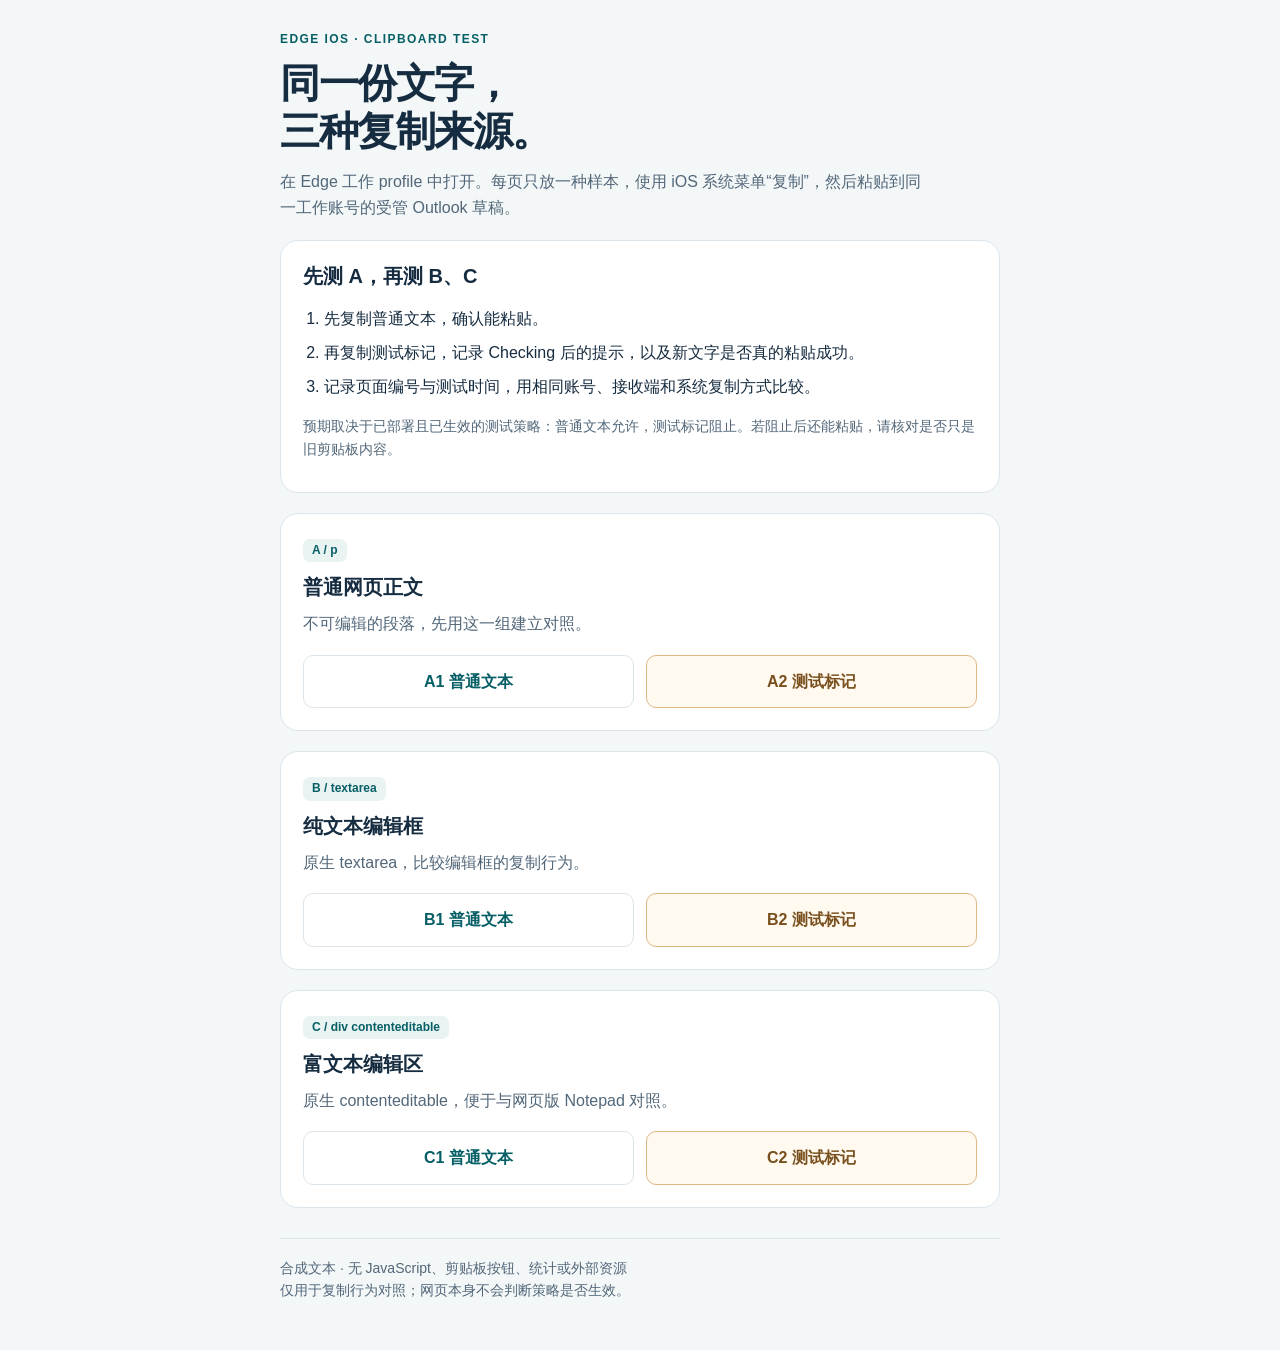
<file: index.html>
<!doctype html>
<html lang="zh-CN">
<head>
<meta charset="utf-8">
<meta name="viewport" content="width=device-width, initial-scale=1">
<meta name="referrer" content="no-referrer">
<title>复制对照测试 · Clipboard Test</title>
<link rel="stylesheet" href="styles.css">
<link rel="icon" type="image/svg+xml" href="favicon.svg">
</head>
<body><main><div class="eyebrow">Edge iOS · Clipboard Test</div>
<h1>同一份文字，<br>三种复制来源。</h1>
<p class="intro">在 Edge 工作 profile 中打开。每页只放一种样本，使用 iOS 系统菜单“复制”，然后粘贴到同一工作账号的受管 Outlook 草稿。</p>
<section class="card"><h2>先测 A，再测 B、C</h2>
<ol class="steps"><li>先复制普通文本，确认能粘贴。</li><li>再复制测试标记，记录 Checking 后的提示，以及新文字是否真的粘贴成功。</li><li>记录页面编号与测试时间，用相同账号、接收端和系统复制方式比较。</li></ol>
<p class="hint">预期取决于已部署且已生效的测试策略：普通文本允许，测试标记阻止。若阻止后还能粘贴，请核对是否只是旧剪贴板内容。</p></section><section class="card">
<div class="card-number">A / p</div>
<h2>普通网页正文</h2><p class="intro">不可编辑的段落，先用这一组建立对照。</p>
<div class="links"><a class="choice" href="plain/negative.html">A1 普通文本</a><a class="choice positive" href="plain/positive.html">A2 测试标记</a></div>
</section><section class="card">
<div class="card-number">B / textarea</div>
<h2>纯文本编辑框</h2><p class="intro">原生 textarea，比较编辑框的复制行为。</p>
<div class="links"><a class="choice" href="textarea/negative.html">B1 普通文本</a><a class="choice positive" href="textarea/positive.html">B2 测试标记</a></div>
</section><section class="card">
<div class="card-number">C / div contenteditable</div>
<h2>富文本编辑区</h2><p class="intro">原生 contenteditable，便于与网页版 Notepad 对照。</p>
<div class="links"><a class="choice" href="editable/negative.html">C1 普通文本</a><a class="choice positive" href="editable/positive.html">C2 测试标记</a></div>
</section>
<footer>合成文本 · 无 JavaScript、剪贴板按钮、统计或外部资源<br>仅用于复制行为对照；网页本身不会判断策略是否生效。</footer>
</main></body></html>
</file>
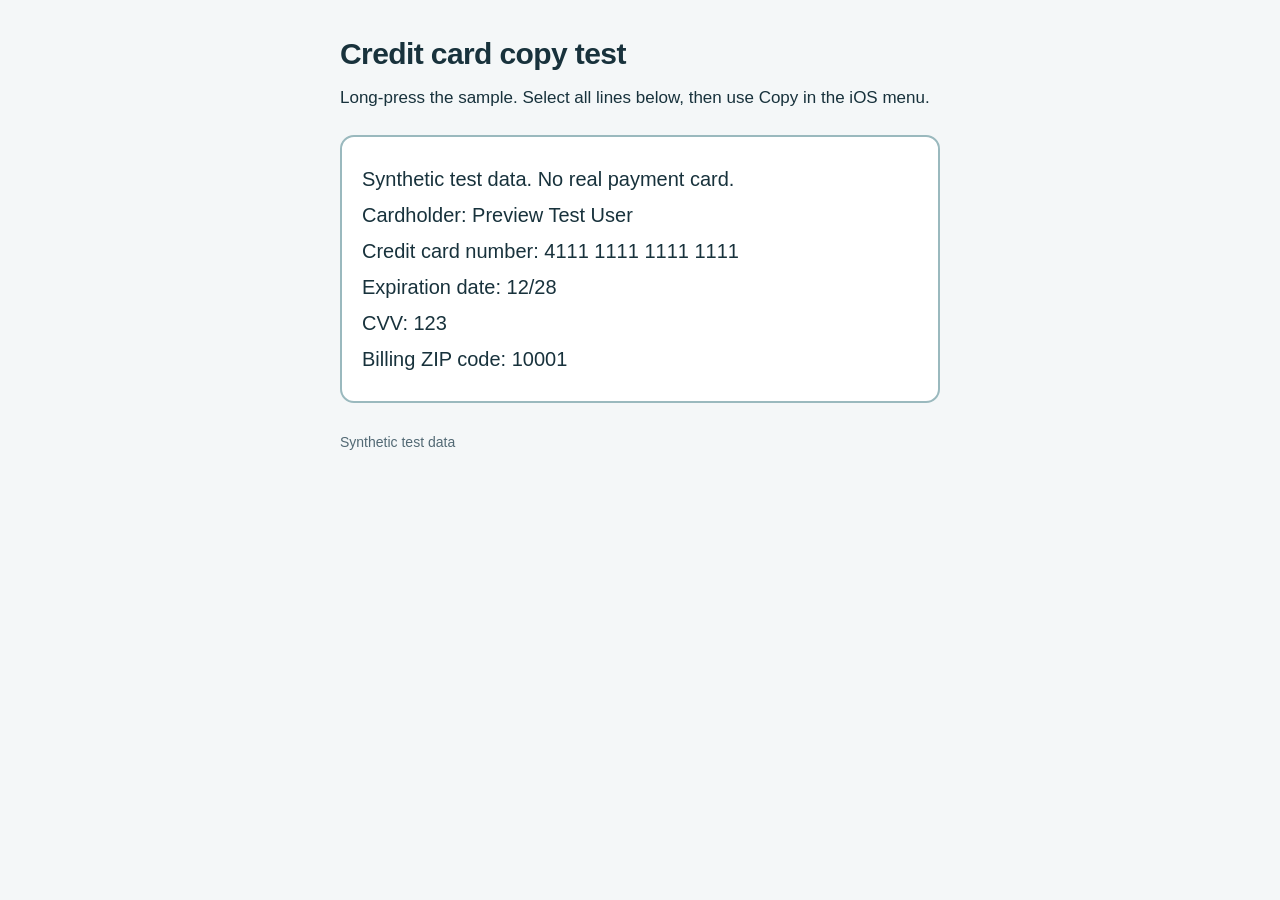
<file: credit-card/index.html>
<!doctype html>
<html lang="en">
<head>
  <meta charset="utf-8">
  <meta name="viewport" content="width=device-width, initial-scale=1">
  <meta name="referrer" content="no-referrer">
  <title>Credit card copy test</title>
  <style>
    :root { color-scheme: light; }
    * { box-sizing: border-box; }
    body { margin: 0; background: #f4f7f8; color: #18323c; font-family: -apple-system, BlinkMacSystemFont, "Segoe UI", sans-serif; line-height: 1.6; }
    main { max-width: 640px; margin: 0 auto; padding: 36px 20px; }
    h1 { margin: 0 0 12px; font-size: 30px; line-height: 1.2; letter-spacing: -.02em; }
    .instruction { margin: 0 0 24px; font-size: 17px; }
    #sample { margin: 0; padding: 24px 20px; border: 2px solid #9ab9be; border-radius: 14px; background: #fff; font-size: 20px; line-height: 1.8; white-space: pre-line; overflow-wrap: anywhere; -webkit-user-select: text; user-select: text; }
    footer { margin-top: 28px; font-size: 14px; color: #526974; }
  </style>
</head>
<body>
  <main>
    <h1>Credit card copy test</h1>
    <p class="instruction">Long-press the sample. Select all lines below, then use Copy in the iOS menu.</p>
    <p id="sample">Synthetic test data. No real payment card.
Cardholder: Preview Test User
Credit card number: 4111 1111 1111 1111
Expiration date: 12/28
CVV: 123
Billing ZIP code: 10001
</p>
    <footer>Synthetic test data</footer>
  </main>
</body>
</html>
</file>
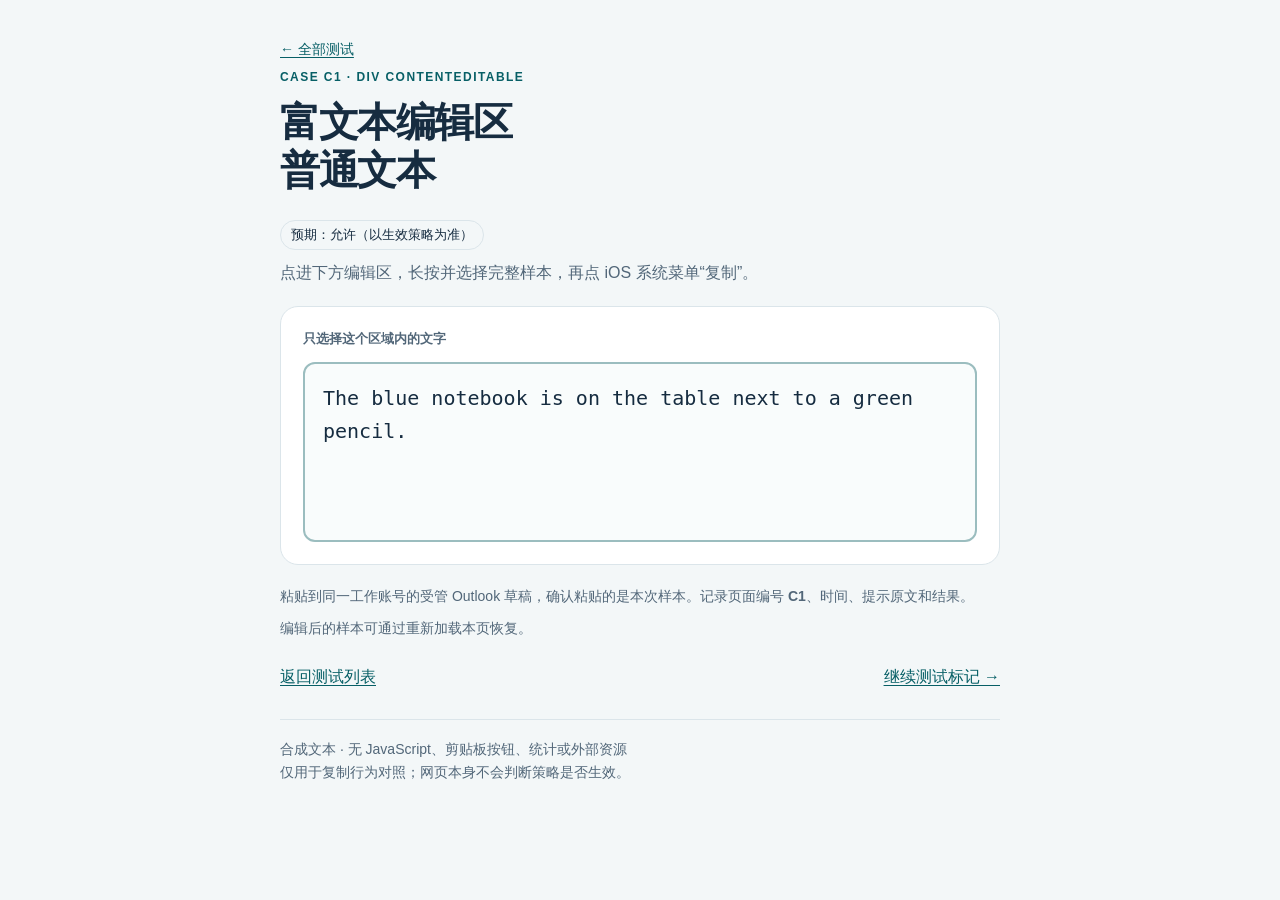
<file: editable/negative.html>
<!doctype html>
<html lang="zh-CN">
<head>
<meta charset="utf-8">
<meta name="viewport" content="width=device-width, initial-scale=1">
<meta name="referrer" content="no-referrer">
<title>C1 富文本编辑区 · 普通文本 · Clipboard Test</title>
<link rel="stylesheet" href="../styles.css">
<link rel="icon" type="image/svg+xml" href="../favicon.svg">
</head>
<body><main><a class="back" href="../index.html">← 全部测试</a>
<div class="eyebrow">Case C1 · div contenteditable</div>
<h1>富文本编辑区<br>普通文本</h1>
<span class="tag">预期：允许（以生效策略为准）</span>
<p class="intro">点进下方编辑区，长按并选择完整样本，再点 iOS 系统菜单“复制”。</p>
<section class="card"><p class="sample-label">只选择这个区域内的文字</p><div class="sample" id="sample" role="textbox" aria-label="测试样本" aria-multiline="true" contenteditable="true" spellcheck="false" autocorrect="off" autocapitalize="off"><p>The blue notebook is on the table next to a green pencil.</p></div></section>
<p class="hint">粘贴到同一工作账号的受管 Outlook 草稿，确认粘贴的是本次样本。记录页面编号 <strong>C1</strong>、时间、提示原文和结果。</p>
<p class="hint">编辑后的样本可通过重新加载本页恢复。</p>
<nav class="case-nav" aria-label="测试导航"><a href="../index.html">返回测试列表</a><a href="positive.html">继续测试标记 →</a></nav>
<footer>合成文本 · 无 JavaScript、剪贴板按钮、统计或外部资源<br>仅用于复制行为对照；网页本身不会判断策略是否生效。</footer>
</main></body></html>
</file>
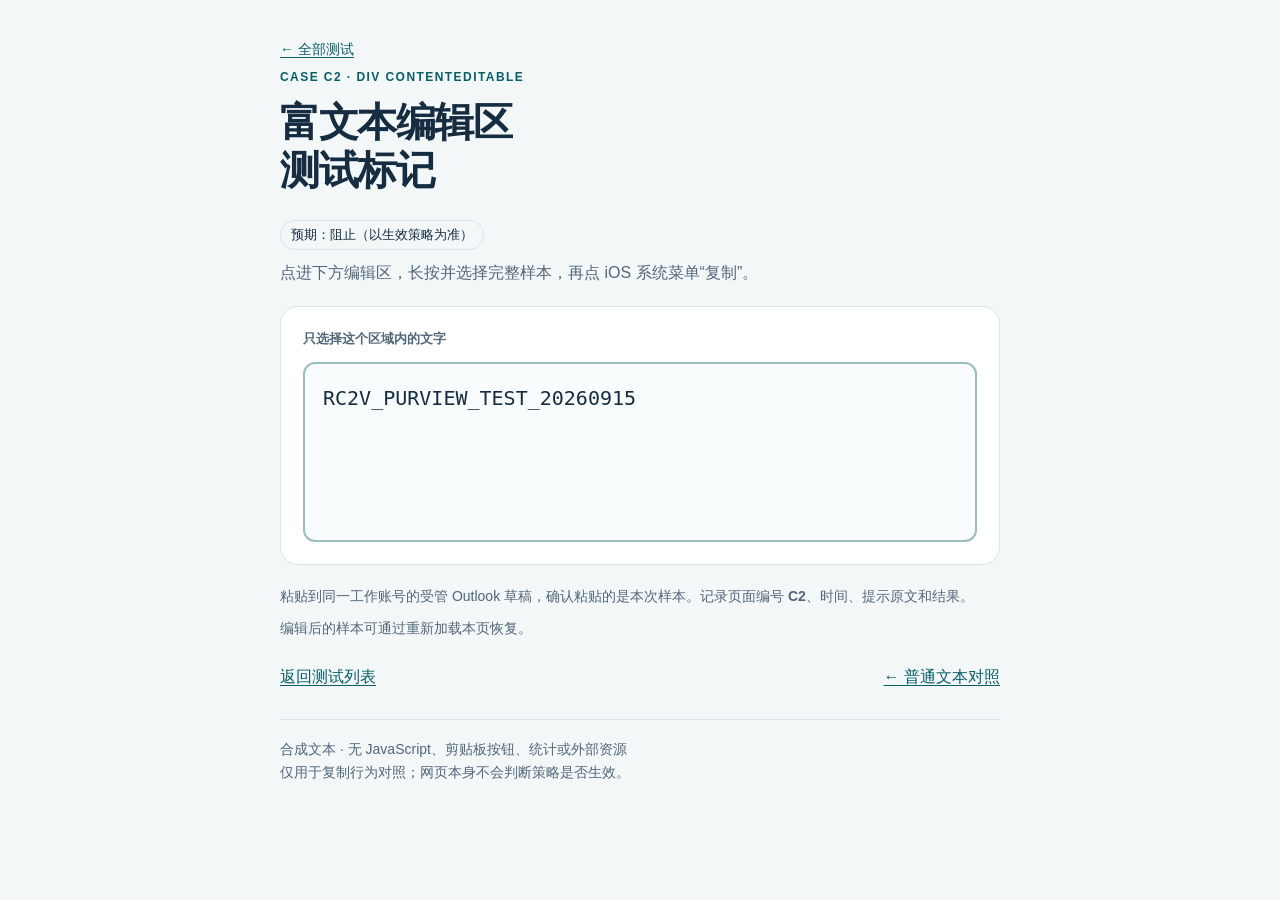
<file: editable/positive.html>
<!doctype html>
<html lang="zh-CN">
<head>
<meta charset="utf-8">
<meta name="viewport" content="width=device-width, initial-scale=1">
<meta name="referrer" content="no-referrer">
<title>C2 富文本编辑区 · 测试标记 · Clipboard Test</title>
<link rel="stylesheet" href="../styles.css">
<link rel="icon" type="image/svg+xml" href="../favicon.svg">
</head>
<body><main><a class="back" href="../index.html">← 全部测试</a>
<div class="eyebrow">Case C2 · div contenteditable</div>
<h1>富文本编辑区<br>测试标记</h1>
<span class="tag">预期：阻止（以生效策略为准）</span>
<p class="intro">点进下方编辑区，长按并选择完整样本，再点 iOS 系统菜单“复制”。</p>
<section class="card"><p class="sample-label">只选择这个区域内的文字</p><div class="sample" id="sample" role="textbox" aria-label="测试样本" aria-multiline="true" contenteditable="true" spellcheck="false" autocorrect="off" autocapitalize="off"><p>RC2V_PURVIEW_TEST_20260915</p></div></section>
<p class="hint">粘贴到同一工作账号的受管 Outlook 草稿，确认粘贴的是本次样本。记录页面编号 <strong>C2</strong>、时间、提示原文和结果。</p>
<p class="hint">编辑后的样本可通过重新加载本页恢复。</p>
<nav class="case-nav" aria-label="测试导航"><a href="../index.html">返回测试列表</a><a href="negative.html">← 普通文本对照</a></nav>
<footer>合成文本 · 无 JavaScript、剪贴板按钮、统计或外部资源<br>仅用于复制行为对照；网页本身不会判断策略是否生效。</footer>
</main></body></html>
</file>
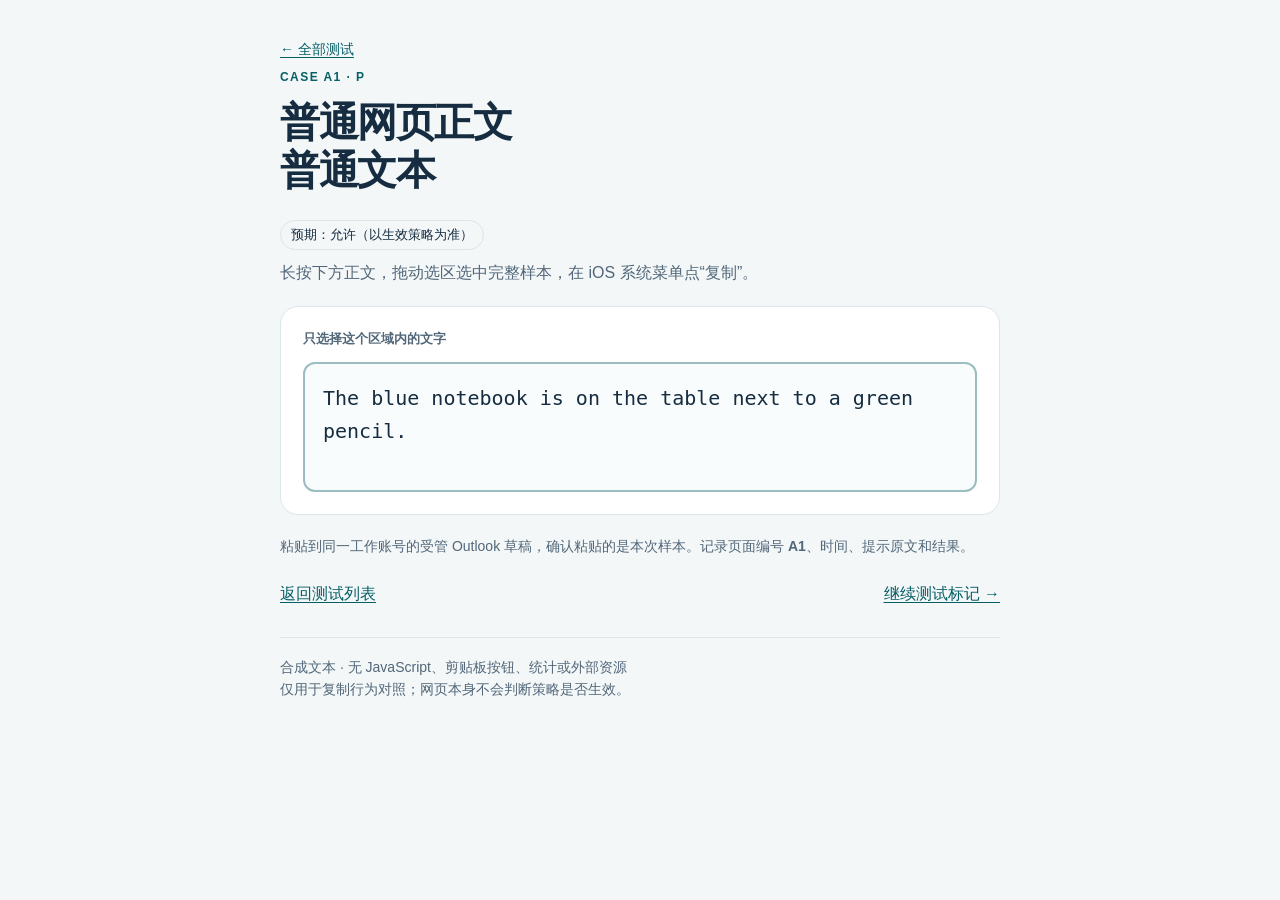
<file: plain/negative.html>
<!doctype html>
<html lang="zh-CN">
<head>
<meta charset="utf-8">
<meta name="viewport" content="width=device-width, initial-scale=1">
<meta name="referrer" content="no-referrer">
<title>A1 普通网页正文 · 普通文本 · Clipboard Test</title>
<link rel="stylesheet" href="../styles.css">
<link rel="icon" type="image/svg+xml" href="../favicon.svg">
</head>
<body><main><a class="back" href="../index.html">← 全部测试</a>
<div class="eyebrow">Case A1 · p</div>
<h1>普通网页正文<br>普通文本</h1>
<span class="tag">预期：允许（以生效策略为准）</span>
<p class="intro">长按下方正文，拖动选区选中完整样本，在 iOS 系统菜单点“复制”。</p>
<section class="card"><p class="sample-label">只选择这个区域内的文字</p><p class="sample" id="sample">The blue notebook is on the table next to a green pencil.</p></section>
<p class="hint">粘贴到同一工作账号的受管 Outlook 草稿，确认粘贴的是本次样本。记录页面编号 <strong>A1</strong>、时间、提示原文和结果。</p>

<nav class="case-nav" aria-label="测试导航"><a href="../index.html">返回测试列表</a><a href="positive.html">继续测试标记 →</a></nav>
<footer>合成文本 · 无 JavaScript、剪贴板按钮、统计或外部资源<br>仅用于复制行为对照；网页本身不会判断策略是否生效。</footer>
</main></body></html>
</file>
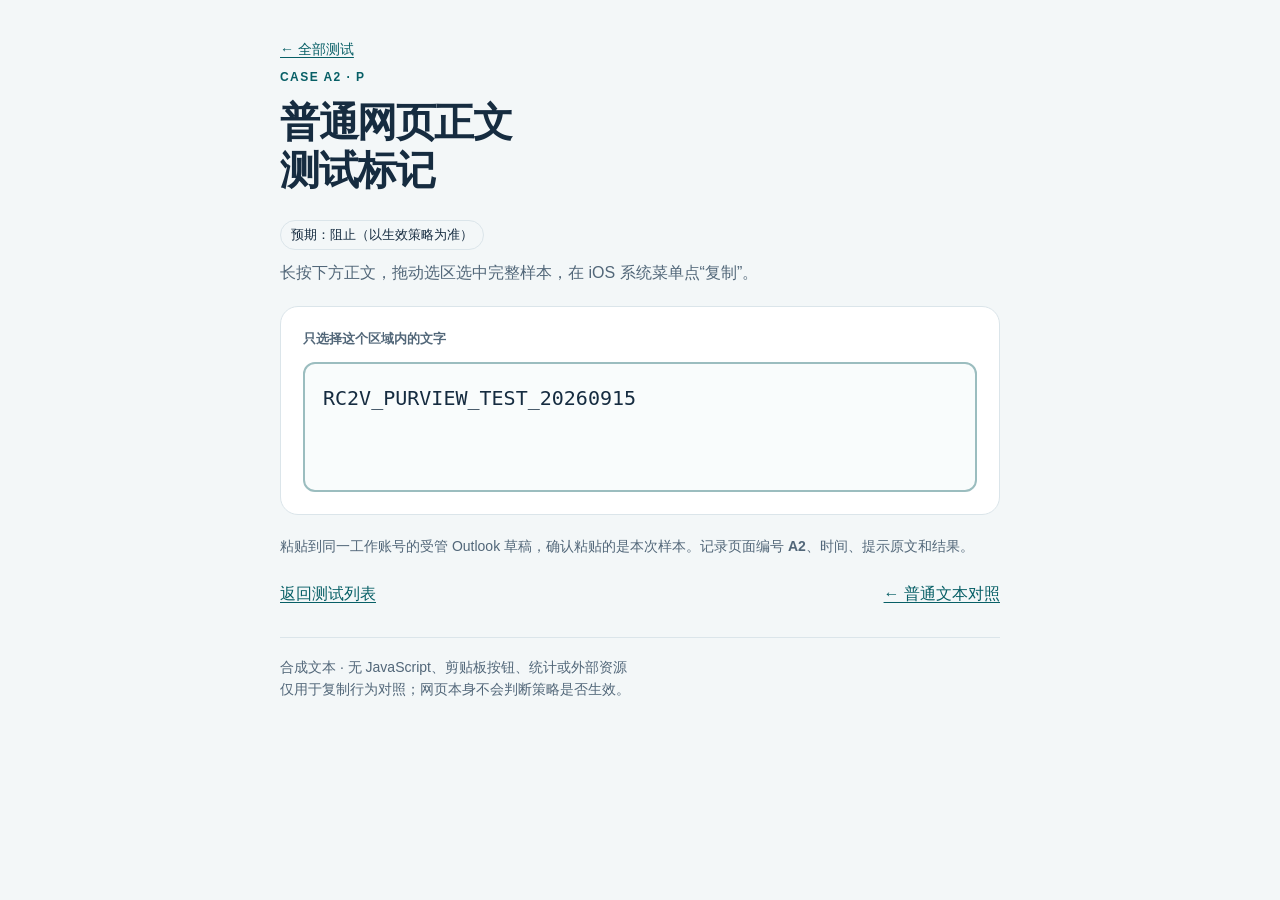
<file: plain/positive.html>
<!doctype html>
<html lang="zh-CN">
<head>
<meta charset="utf-8">
<meta name="viewport" content="width=device-width, initial-scale=1">
<meta name="referrer" content="no-referrer">
<title>A2 普通网页正文 · 测试标记 · Clipboard Test</title>
<link rel="stylesheet" href="../styles.css">
<link rel="icon" type="image/svg+xml" href="../favicon.svg">
</head>
<body><main><a class="back" href="../index.html">← 全部测试</a>
<div class="eyebrow">Case A2 · p</div>
<h1>普通网页正文<br>测试标记</h1>
<span class="tag">预期：阻止（以生效策略为准）</span>
<p class="intro">长按下方正文，拖动选区选中完整样本，在 iOS 系统菜单点“复制”。</p>
<section class="card"><p class="sample-label">只选择这个区域内的文字</p><p class="sample" id="sample">RC2V_PURVIEW_TEST_20260915</p></section>
<p class="hint">粘贴到同一工作账号的受管 Outlook 草稿，确认粘贴的是本次样本。记录页面编号 <strong>A2</strong>、时间、提示原文和结果。</p>

<nav class="case-nav" aria-label="测试导航"><a href="../index.html">返回测试列表</a><a href="negative.html">← 普通文本对照</a></nav>
<footer>合成文本 · 无 JavaScript、剪贴板按钮、统计或外部资源<br>仅用于复制行为对照；网页本身不会判断策略是否生效。</footer>
</main></body></html>
</file>
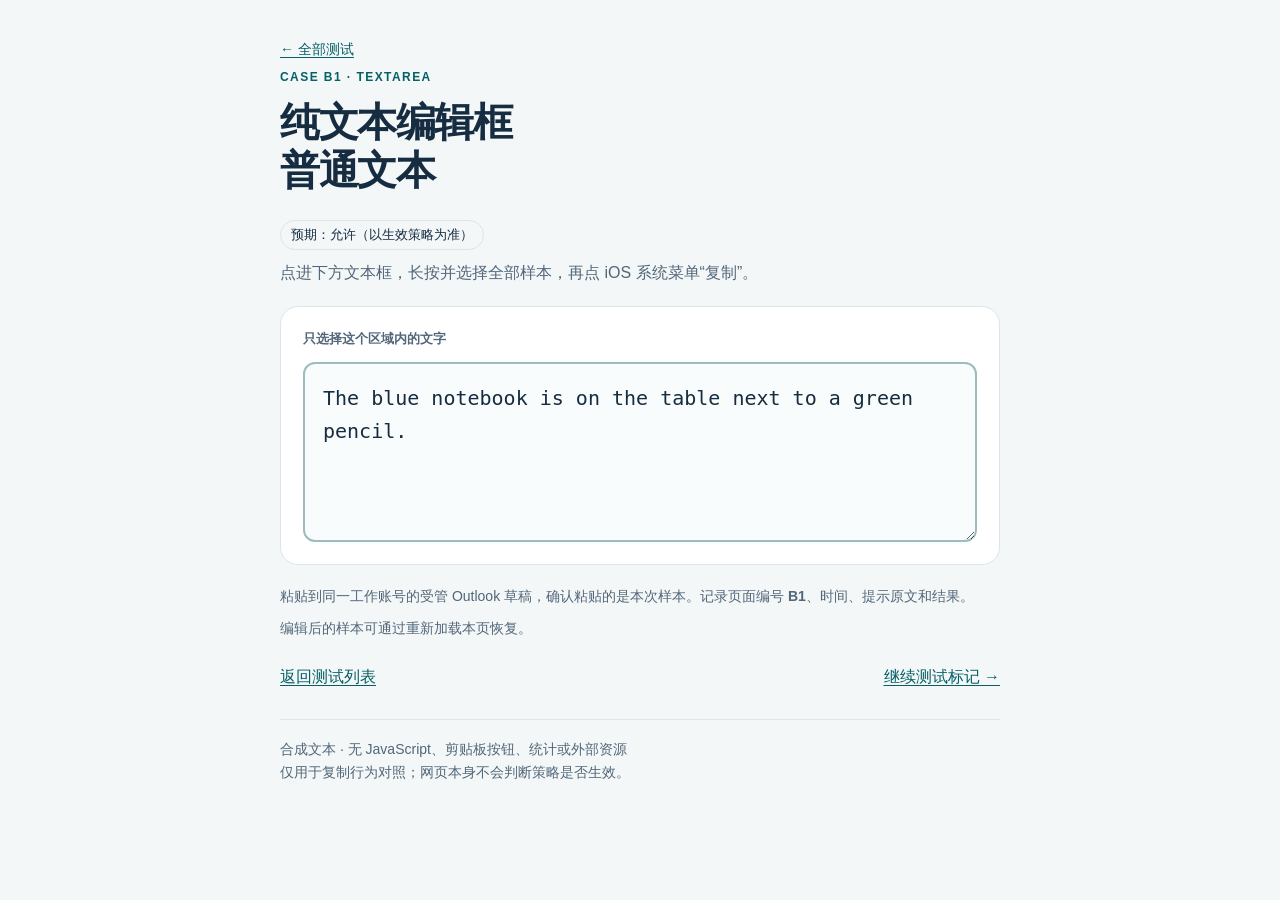
<file: textarea/negative.html>
<!doctype html>
<html lang="zh-CN">
<head>
<meta charset="utf-8">
<meta name="viewport" content="width=device-width, initial-scale=1">
<meta name="referrer" content="no-referrer">
<title>B1 纯文本编辑框 · 普通文本 · Clipboard Test</title>
<link rel="stylesheet" href="../styles.css">
<link rel="icon" type="image/svg+xml" href="../favicon.svg">
</head>
<body><main><a class="back" href="../index.html">← 全部测试</a>
<div class="eyebrow">Case B1 · textarea</div>
<h1>纯文本编辑框<br>普通文本</h1>
<span class="tag">预期：允许（以生效策略为准）</span>
<p class="intro">点进下方文本框，长按并选择全部样本，再点 iOS 系统菜单“复制”。</p>
<section class="card"><p class="sample-label">只选择这个区域内的文字</p><textarea class="sample" id="sample" aria-label="测试样本" spellcheck="false" autocorrect="off" autocapitalize="off">The blue notebook is on the table next to a green pencil.</textarea></section>
<p class="hint">粘贴到同一工作账号的受管 Outlook 草稿，确认粘贴的是本次样本。记录页面编号 <strong>B1</strong>、时间、提示原文和结果。</p>
<p class="hint">编辑后的样本可通过重新加载本页恢复。</p>
<nav class="case-nav" aria-label="测试导航"><a href="../index.html">返回测试列表</a><a href="positive.html">继续测试标记 →</a></nav>
<footer>合成文本 · 无 JavaScript、剪贴板按钮、统计或外部资源<br>仅用于复制行为对照；网页本身不会判断策略是否生效。</footer>
</main></body></html>
</file>
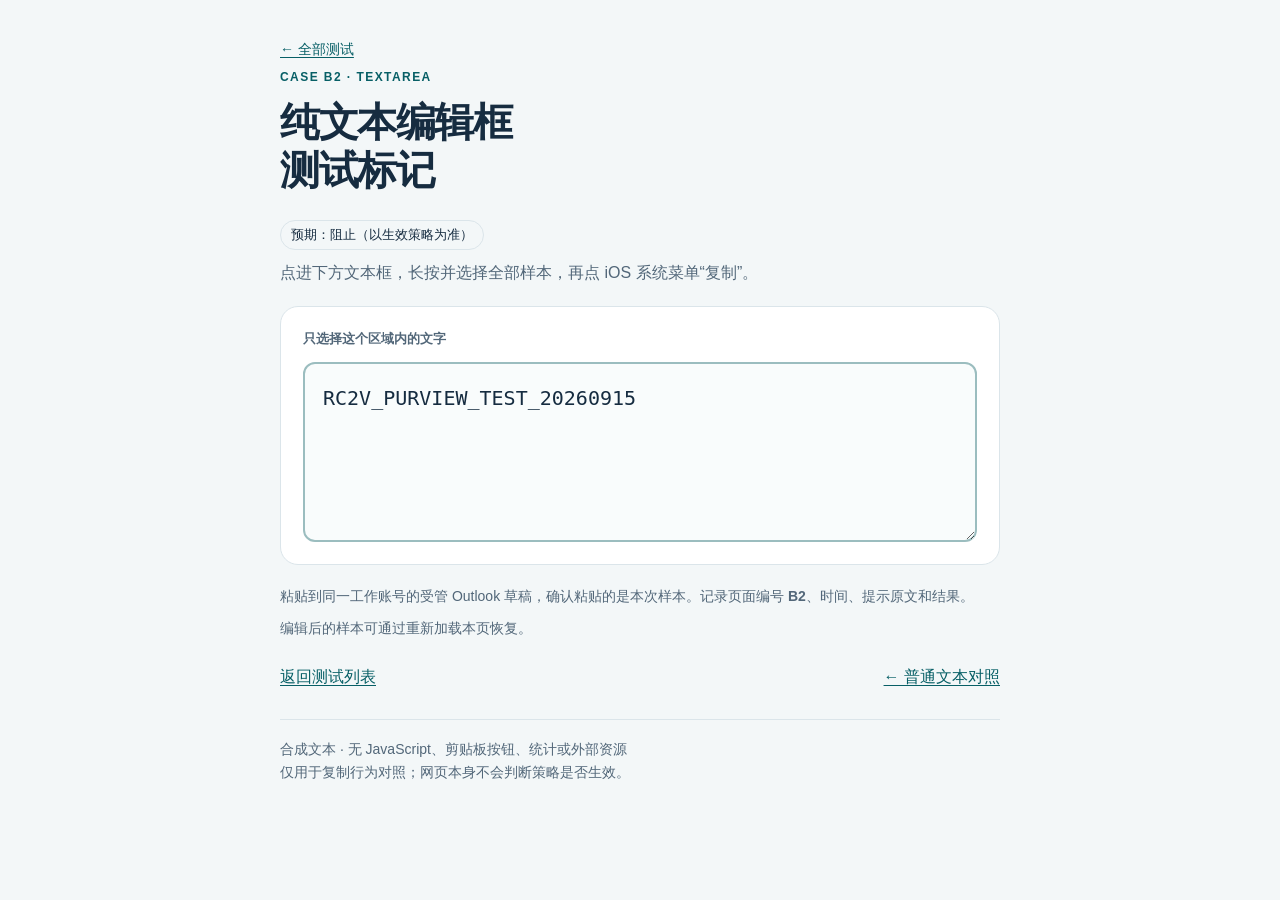
<file: textarea/positive.html>
<!doctype html>
<html lang="zh-CN">
<head>
<meta charset="utf-8">
<meta name="viewport" content="width=device-width, initial-scale=1">
<meta name="referrer" content="no-referrer">
<title>B2 纯文本编辑框 · 测试标记 · Clipboard Test</title>
<link rel="stylesheet" href="../styles.css">
<link rel="icon" type="image/svg+xml" href="../favicon.svg">
</head>
<body><main><a class="back" href="../index.html">← 全部测试</a>
<div class="eyebrow">Case B2 · textarea</div>
<h1>纯文本编辑框<br>测试标记</h1>
<span class="tag">预期：阻止（以生效策略为准）</span>
<p class="intro">点进下方文本框，长按并选择全部样本，再点 iOS 系统菜单“复制”。</p>
<section class="card"><p class="sample-label">只选择这个区域内的文字</p><textarea class="sample" id="sample" aria-label="测试样本" spellcheck="false" autocorrect="off" autocapitalize="off">RC2V_PURVIEW_TEST_20260915</textarea></section>
<p class="hint">粘贴到同一工作账号的受管 Outlook 草稿，确认粘贴的是本次样本。记录页面编号 <strong>B2</strong>、时间、提示原文和结果。</p>
<p class="hint">编辑后的样本可通过重新加载本页恢复。</p>
<nav class="case-nav" aria-label="测试导航"><a href="../index.html">返回测试列表</a><a href="negative.html">← 普通文本对照</a></nav>
<footer>合成文本 · 无 JavaScript、剪贴板按钮、统计或外部资源<br>仅用于复制行为对照；网页本身不会判断策略是否生效。</footer>
</main></body></html>
</file>
<file: styles.css>
:root{color-scheme:light;--ink:#162c40;--muted:#526779;--line:#dbe5ea;--accent:#075f66;--paper:#fff;--wash:#f3f7f8}
*{box-sizing:border-box}
body{margin:0;background:var(--wash);color:var(--ink);font-family:-apple-system,BlinkMacSystemFont,"Segoe UI",sans-serif;line-height:1.6}
main{max-width:760px;margin:auto;padding:30px 20px 48px}
a{color:var(--accent);text-underline-offset:3px}
.eyebrow{font-size:12px;letter-spacing:.12em;text-transform:uppercase;color:var(--accent);font-weight:750}
h1{font-size:clamp(27px,7vw,40px);line-height:1.2;letter-spacing:-.035em;margin:10px 0 14px}
h2{font-size:20px;margin:0 0 8px;line-height:1.35}
p{margin:10px 0}
.intro{color:var(--muted);max-width:650px}
.card{margin:20px 0;padding:22px;background:var(--paper);border:1px solid var(--line);border-radius:18px}
.card-number{display:inline-block;padding:2px 9px;border-radius:7px;background:#e8f3f2;color:var(--accent);font-size:12px;font-weight:750;margin-bottom:12px}
.links{display:grid;grid-template-columns:1fr 1fr;gap:12px;margin-top:18px}
.choice{padding:13px 12px;border:1px solid var(--line);border-radius:10px;text-decoration:none;font-weight:650;text-align:center;min-height:48px}
.choice:hover,.choice:focus-visible{background:#e8f3f2;border-color:var(--accent)}
.choice.positive{border-color:#dfb786;color:#79501d;background:#fff9f0}
.tag{display:inline-block;font-size:13px;border:1px solid var(--line);padding:4px 10px;border-radius:99px;margin:12px 0 0}
.hint,.caption,footer{font-size:14px;color:var(--muted)}
.sample-label{font-size:13px;font-weight:700;margin:0 0 12px;color:var(--muted)}
.sample{font-size:clamp(16px,4.2vw,20px);line-height:1.65;letter-spacing:0;font-family:ui-monospace,SFMono-Regular,Menlo,monospace;overflow-wrap:anywhere;white-space:pre-wrap;margin:0;padding:18px;border:2px solid #9bbdbf;border-radius:12px;background:#f9fcfc;color:var(--ink);width:100%;min-height:130px;-webkit-user-select:text;user-select:text}
textarea.sample{display:block;resize:vertical;min-height:180px}
div.sample[contenteditable]{min-height:180px}
.sample p{margin:0}
.sample:focus{outline:3px solid #bee3e0;outline-offset:3px}
.steps{padding-left:21px}
.steps li{margin:8px 0}
.back{display:inline-block;font-size:14px;padding:8px 0}
.case-nav{display:flex;justify-content:space-between;gap:18px;margin:24px 0}
code{font-family:ui-monospace,SFMono-Regular,Menlo,monospace;font-size:.9em}
footer{border-top:1px solid var(--line);padding-top:18px;margin-top:30px}
@media(max-width:380px){main{padding:22px 14px 36px}.card{padding:17px}.sample{padding:12px;font-size:16px}}
</file>
